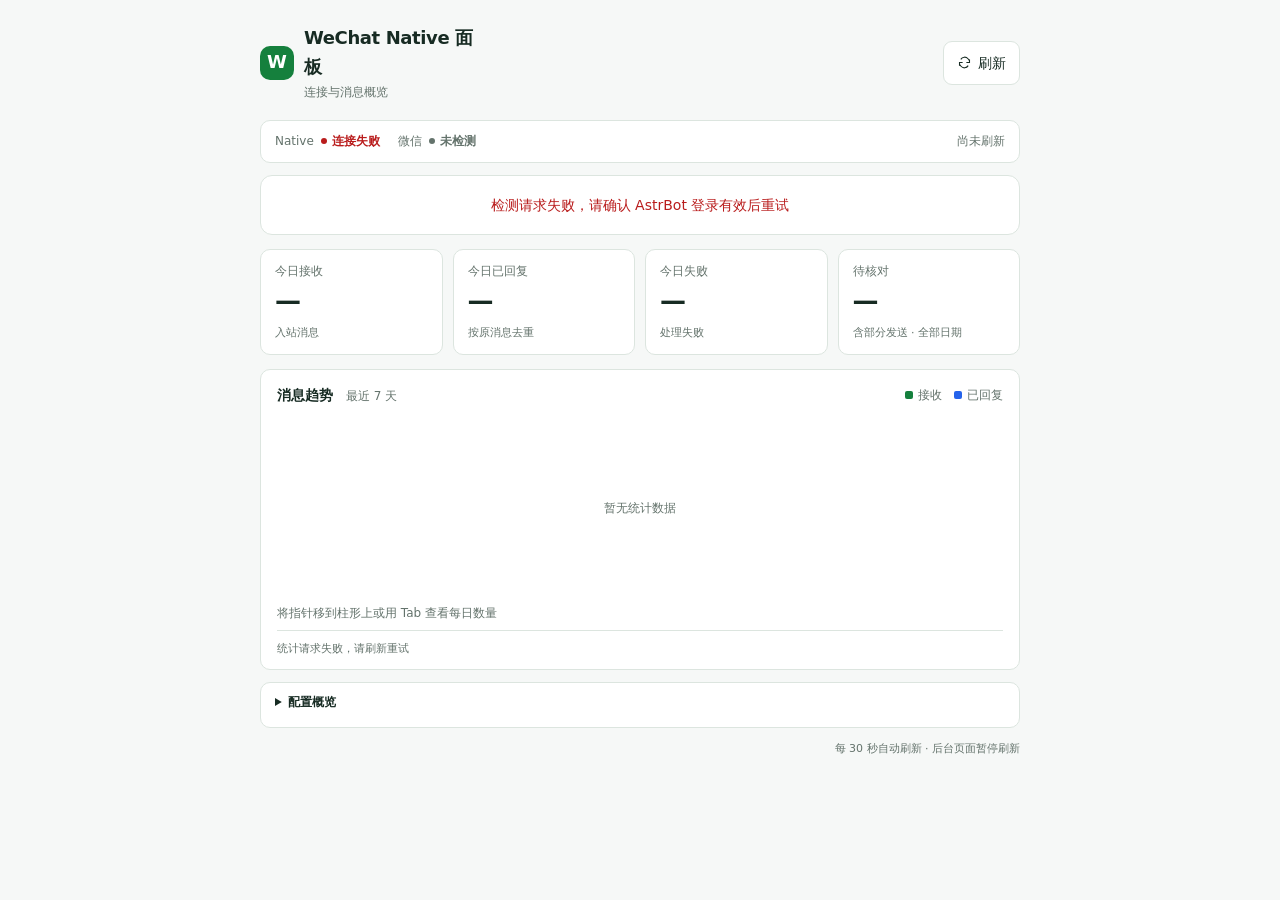
<file: work/astrbot_plugin_wechat_native/views/connection/index.html>
<!doctype html>
<html lang="zh-CN">
  <head>
    <meta charset="utf-8" />
    <meta name="viewport" content="width=device-width, initial-scale=1" />
    <title>WeChat Native 面板</title>
    <link rel="stylesheet" href="./style.css" />
  </head>
  <body>
    <main class="panel" aria-labelledby="title">
      <header>
        <div class="brand">
          <span class="mark" aria-hidden="true">W</span>
          <div>
            <h1 id="title">WeChat Native 面板</h1>
            <p class="subtitle">连接与消息概览</p>
          </div>
        </div>
        <button id="test-connection" type="button" disabled>
          <svg viewBox="0 0 24 24" width="15" height="15" fill="none" stroke="currentColor" stroke-width="1.7" aria-hidden="true"><path d="M20 7v5h-5M4 17v-5h5"/><path d="M6.1 7a7 7 0 0 1 11.5-1L20 9M4 15l2.4 3A7 7 0 0 0 17.9 17"/></svg>
          刷新
        </button>
      </header>
      <section class="connection" aria-label="连接状态">
        <div id="robot-picker" class="picker" hidden>
          <label for="robot-select">机器人</label>
          <select id="robot-select"></select>
        </div>
        <dl class="statuses">
          <div>
            <dt>Native</dt>
            <dd id="connection-status" data-state="unchecked" role="status" aria-live="polite">未检测</dd>
          </div>
          <div>
            <dt>微信</dt>
            <dd id="wechat-status">未检测</dd>
          </div>
        </dl>
        <time id="updated-at">尚未刷新</time>
      </section>
      <section class="connection-notice" aria-label="连接提示">
        <p id="failure-reason" class="connection-reason error" role="alert" hidden></p>
        <section id="login-panel" class="login-card" aria-labelledby="login-title" hidden>
          <div>
            <h2 id="login-title">微信扫码登录</h2>
            <p id="login-status" role="status" aria-live="polite">正在准备登录…</p>
            <button id="login-retry" type="button" hidden>重新获取二维码</button>
          </div>
          <img id="login-qr" alt="请使用手机微信扫描此登录二维码" width="220" height="220" hidden />
        </section>
      </section>
      <dl class="metrics" aria-label="消息统计">
        <div class="metric">
          <dt>今日接收</dt>
          <dd id="today-received">—</dd>
          <span>入站消息</span>
        </div>
        <div class="metric">
          <dt>今日已回复</dt>
          <dd id="today-replied">—</dd>
          <span>按原消息去重</span>
        </div>
        <div class="metric">
          <dt>今日失败</dt>
          <dd id="today-failed">—</dd>
          <span>处理失败</span>
        </div>
        <div class="metric">
          <dt>待核对</dt>
          <dd id="pending-review">—</dd>
          <span>含部分发送 · 全部日期</span>
        </div>
      </dl>
      <section class="chart-card" aria-labelledby="chart-title">
        <div class="section-heading">
          <h2 id="chart-title">消息趋势 <span>最近 7 天</span></h2>
          <div class="legend" aria-label="图例">
            <span><i class="received" aria-hidden="true"></i>接收</span>
            <span><i class="replied" aria-hidden="true"></i>已回复</span>
          </div>
        </div>
        <div class="chart-wrap">
          <svg id="daily-chart" role="group" aria-label="最近七天接收与已回复消息柱形图" aria-describedby="chart-detail"></svg>
          <p id="chart-empty">暂无统计数据</p>
        </div>
        <p id="chart-detail" class="chart-detail" aria-live="polite">将指针移到柱形上或用 Tab 查看每日数量</p>
        <p id="panel-note" class="panel-note" role="status">统计加载中…</p>
      </section>
      <details class="config-card">
        <summary>配置概览</summary>
        <dl id="config-content"></dl>
      </details>
      <footer>每 30 秒自动刷新 · 后台页面暂停刷新</footer>
    </main>
    <script type="module" src="./app.js"></script>
  </body>
</html>
</file>
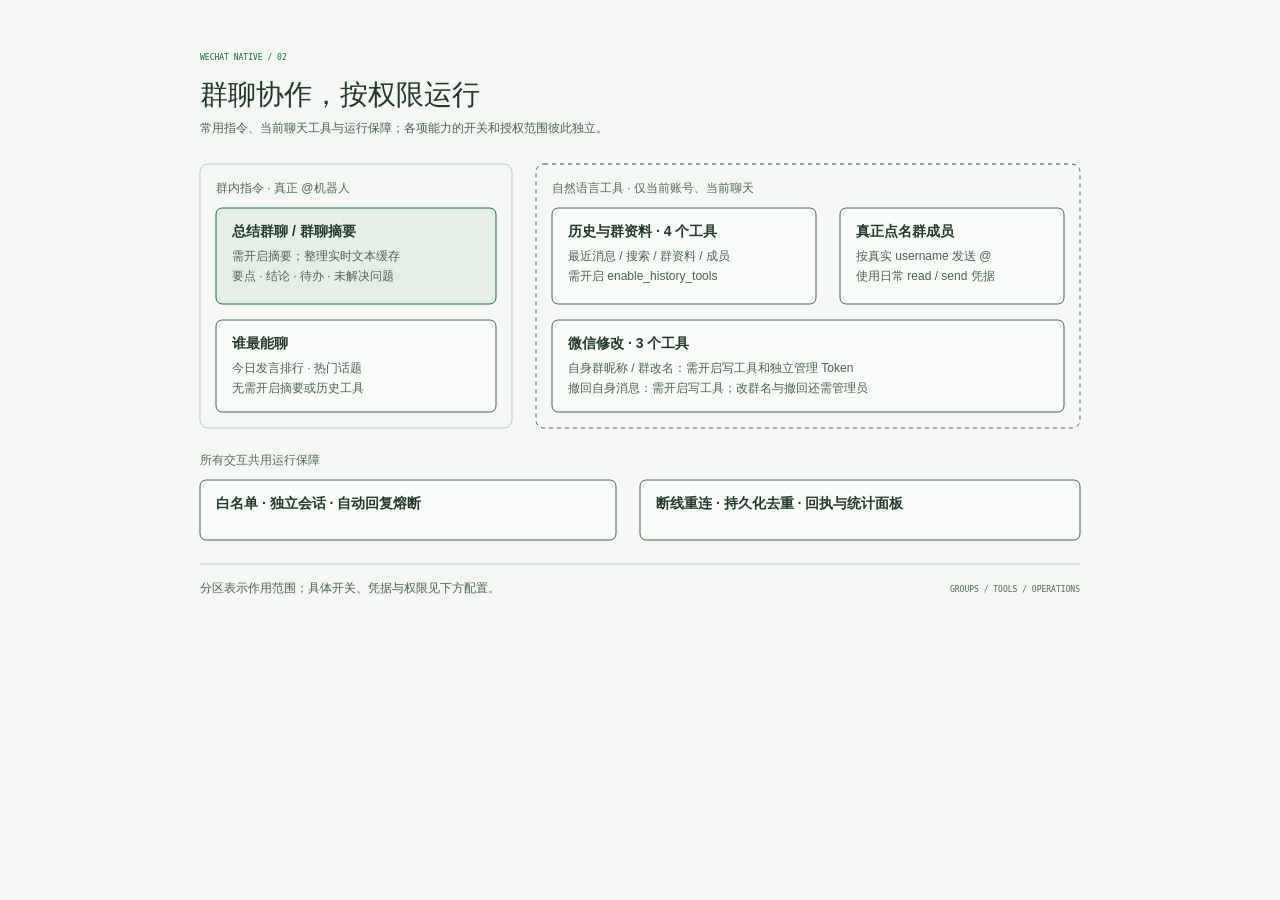
<file: work/astrbot_plugin_wechat_native/docs/wechat-native-capabilities.html>
<!DOCTYPE html>
<html lang="zh-CN">
<head>
  <meta charset="UTF-8">
  <meta name="viewport" content="width=device-width, initial-scale=1.0">
  <title>群聊协作与运行保障</title>
  <!-- Diagram Design: minimal light, doc-inline, architecture.
       Project palette: paper #f4f7f3, ink #20382b, accent #176b43.
       Font source: system; Geist / Instrument Serif / Geist Mono use local fallbacks.
       Scope: overview only; detailed limits and configuration live in features.md and README.md. -->
  <style>
    * { box-sizing: border-box; }
    body { margin: 0; padding: 24px; background: #f4f7f3; color: #20382b; font-family: 'Geist', 'Microsoft YaHei', 'PingFang SC', sans-serif; }
    .frame { max-width: 960px; min-width: 0; margin: auto; }
    .diagram-container { width: 100%; overflow-x: auto; }
    svg { width: 100%; min-width: 960px; display: block; }
    @media print {
      body { padding: 0; }
      .diagram-container { overflow-x: visible; }
      svg { min-width: 0; }
    }
  </style>
</head>
<body>
<main class="frame"><div class="diagram-container">
<svg viewBox="0 0 960 600" xmlns="http://www.w3.org/2000/svg" role="img" aria-labelledby="wechat-native-capabilities-title wechat-native-capabilities-desc">
<title id="wechat-native-capabilities-title">群聊协作与运行保障</title>
<desc id="wechat-native-capabilities-desc">群聊指令处理摘要与排行，自然语言工具限定当前账号和聊天并按权限执行，所有交互共用白名单、会话隔离、熔断与持久化回执。</desc>
<defs><marker id="arrow" markerWidth="8" markerHeight="6" refX="7" refY="3" orient="auto"><path d="M0 0 L8 3 L0 6 Z" fill="#486150"/></marker></defs>
<rect width="960" height="600" fill="#f4f7f3"/>
<text x="40" y="36" font-family="'Geist Mono', 'Consolas', monospace" font-size="8" font-weight="500" fill="#176b43" text-anchor="start">WECHAT NATIVE / 02</text><text x="40" y="80" font-family="'Instrument Serif', 'Noto Serif SC', 'SimSun', serif" font-size="28" font-weight="400" fill="#20382b" text-anchor="start">群聊协作，按权限运行</text><text x="40" y="108" font-family="'Geist', 'Microsoft YaHei', 'PingFang SC', sans-serif" font-size="12" font-weight="400" fill="#486150" text-anchor="start">常用指令、当前聊天工具与运行保障；各项能力的开关和授权范围彼此独立。</text>
<rect x="40" y="140" width="312" height="264" rx="8" fill="none" stroke="#bdcbbf" stroke-width="1"/>
<text x="56" y="168" font-family="'Geist', 'Microsoft YaHei', 'PingFang SC', sans-serif" font-size="12" font-weight="400" fill="#526957" text-anchor="start">群内指令 · 真正 @机器人</text>
<rect x="376" y="140" width="544" height="264" rx="8" fill="none" stroke="#486150" stroke-width="1" stroke-dasharray="4 4"/>
<text x="392" y="168" font-family="'Geist', 'Microsoft YaHei', 'PingFang SC', sans-serif" font-size="12" font-weight="400" fill="#526957" text-anchor="start">自然语言工具 · 仅当前账号、当前聊天</text>
<rect x="56" y="184" width="280" height="96" rx="6" fill="#e6efe7" stroke="#176b43" stroke-width="1"/>
<text x="72" y="212" font-family="'Geist', 'Microsoft YaHei', 'PingFang SC', sans-serif" font-size="14" font-weight="600" fill="#20382b" text-anchor="start">总结群聊 / 群聊摘要</text>
<text x="72" y="236" font-family="'Geist', 'Microsoft YaHei', 'PingFang SC', sans-serif" font-size="12" font-weight="400" fill="#486150" text-anchor="start">需开启摘要；整理实时文本缓存</text>
<text x="72" y="256" font-family="'Geist', 'Microsoft YaHei', 'PingFang SC', sans-serif" font-size="12" font-weight="400" fill="#486150" text-anchor="start">要点 · 结论 · 待办 · 未解决问题</text>
<rect x="56" y="296" width="280" height="92" rx="6" fill="#fafcf9" stroke="#486150" stroke-width="1"/>
<text x="72" y="324" font-family="'Geist', 'Microsoft YaHei', 'PingFang SC', sans-serif" font-size="14" font-weight="600" fill="#20382b" text-anchor="start">谁最能聊</text>
<text x="72" y="348" font-family="'Geist', 'Microsoft YaHei', 'PingFang SC', sans-serif" font-size="12" font-weight="400" fill="#486150" text-anchor="start">今日发言排行 · 热门话题</text>
<text x="72" y="368" font-family="'Geist', 'Microsoft YaHei', 'PingFang SC', sans-serif" font-size="12" font-weight="400" fill="#486150" text-anchor="start">无需开启摘要或历史工具</text>
<rect x="392" y="184" width="264" height="96" rx="6" fill="#fafcf9" stroke="#486150" stroke-width="1"/>
<text x="408" y="212" font-family="'Geist', 'Microsoft YaHei', 'PingFang SC', sans-serif" font-size="14" font-weight="600" fill="#20382b" text-anchor="start">历史与群资料 · 4 个工具</text>
<text x="408" y="236" font-family="'Geist', 'Microsoft YaHei', 'PingFang SC', sans-serif" font-size="12" font-weight="400" fill="#486150" text-anchor="start">最近消息 / 搜索 / 群资料 / 成员</text>
<text x="408" y="256" font-family="'Geist', 'Microsoft YaHei', 'PingFang SC', sans-serif" font-size="12" font-weight="400" fill="#486150" text-anchor="start">需开启 enable_history_tools</text>
<rect x="680" y="184" width="224" height="96" rx="6" fill="#fafcf9" stroke="#486150" stroke-width="1"/>
<text x="696" y="212" font-family="'Geist', 'Microsoft YaHei', 'PingFang SC', sans-serif" font-size="14" font-weight="600" fill="#20382b" text-anchor="start">真正点名群成员</text>
<text x="696" y="236" font-family="'Geist', 'Microsoft YaHei', 'PingFang SC', sans-serif" font-size="12" font-weight="400" fill="#486150" text-anchor="start">按真实 username 发送 @</text>
<text x="696" y="256" font-family="'Geist', 'Microsoft YaHei', 'PingFang SC', sans-serif" font-size="12" font-weight="400" fill="#486150" text-anchor="start">使用日常 read / send 凭据</text>
<rect x="392" y="296" width="512" height="92" rx="6" fill="#fafcf9" stroke="#486150" stroke-width="1"/>
<text x="408" y="324" font-family="'Geist', 'Microsoft YaHei', 'PingFang SC', sans-serif" font-size="14" font-weight="600" fill="#20382b" text-anchor="start">微信修改 · 3 个工具</text>
<text x="408" y="348" font-family="'Geist', 'Microsoft YaHei', 'PingFang SC', sans-serif" font-size="12" font-weight="400" fill="#486150" text-anchor="start">自身群昵称 / 群改名：需开启写工具和独立管理 Token</text>
<text x="408" y="368" font-family="'Geist', 'Microsoft YaHei', 'PingFang SC', sans-serif" font-size="12" font-weight="400" fill="#486150" text-anchor="start">撤回自身消息：需开启写工具；改群名与撤回还需管理员</text>
<text x="40" y="440" font-family="'Geist', 'Microsoft YaHei', 'PingFang SC', sans-serif" font-size="12" font-weight="400" fill="#526957" text-anchor="start">所有交互共用运行保障</text>
<rect x="40" y="456" width="416" height="60" rx="6" fill="#fafcf9" stroke="#486150" stroke-width="1"/>
<text x="56" y="484" font-family="'Geist', 'Microsoft YaHei', 'PingFang SC', sans-serif" font-size="14" font-weight="600" fill="#20382b" text-anchor="start">白名单 · 独立会话 · 自动回复熔断</text>
<rect x="480" y="456" width="440" height="60" rx="6" fill="#fafcf9" stroke="#486150" stroke-width="1"/>
<text x="496" y="484" font-family="'Geist', 'Microsoft YaHei', 'PingFang SC', sans-serif" font-size="14" font-weight="600" fill="#20382b" text-anchor="start">断线重连 · 持久化去重 · 回执与统计面板</text>
<path d="M40 540 H920" stroke="#bdcbbf"/><text x="40" y="568" font-family="'Geist', 'Microsoft YaHei', 'PingFang SC', sans-serif" font-size="12" font-weight="400" fill="#486150" text-anchor="start">分区表示作用范围；具体开关、凭据与权限见下方配置。</text><text x="920" y="568" font-family="'Geist Mono', 'Consolas', monospace" font-size="8" font-weight="500" fill="#526957" text-anchor="end">GROUPS / TOOLS / OPERATIONS</text>
</svg>
</div></main>
</body>
</html>
</file>
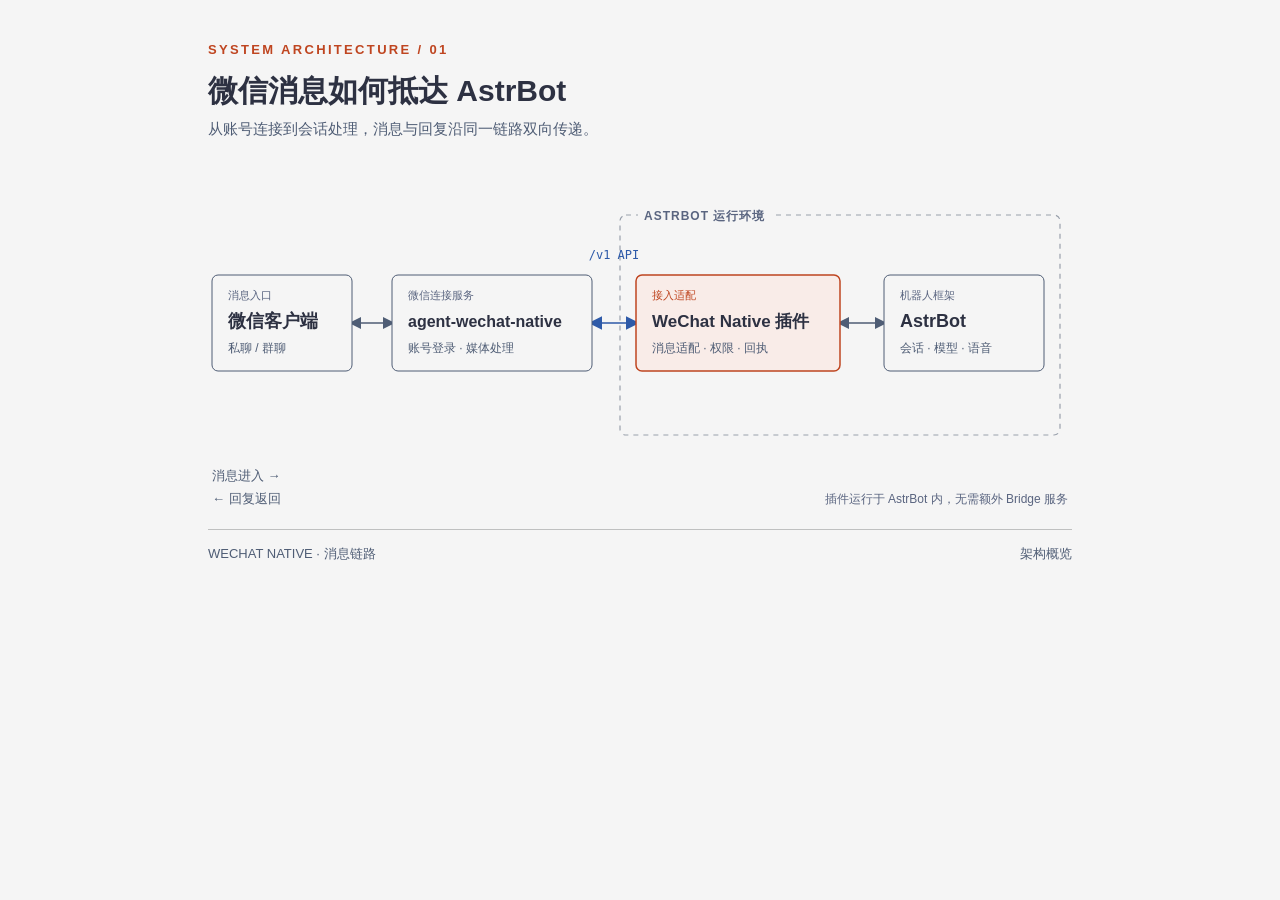
<file: work/astrbot_plugin_wechat_native/docs/wechat-native-diagram.html>
<!doctype html>
<html lang="zh-CN"><head><meta charset="utf-8"><meta name="viewport" content="width=device-width,initial-scale=1"><title>微信消息接入 AstrBot</title><style>
*{box-sizing:border-box}body{margin:0;background:#f5f5f5;color:#2d3142;font-family:"Microsoft YaHei",Arial,sans-serif}.wrap{width:960px;margin:auto;padding:42px 48px 30px}.eyebrow{font:600 13px Arial,sans-serif;letter-spacing:.18em;color:#bf4520}.headline{font-size:30px;font-weight:600;margin:14px 0 8px}.intro{font-size:15px;color:#4f5d75;margin:0}.diagram{width:100%;overflow-x:auto}svg{display:block;width:864px;min-width:864px}footer{border-top:1px solid #bfc0c0;padding-top:15px;font-size:13px;color:#4f5d75;display:flex;justify-content:space-between}
</style></head><body><main class="wrap"><div class="eyebrow">SYSTEM ARCHITECTURE / 01</div><h1 class="headline">微信消息如何抵达 AstrBot</h1><p class="intro">从账号连接到会话处理，消息与回复沿同一链路双向传递。</p><div class="diagram"><svg viewBox="0 0 864 390" role="img" aria-labelledby="arch-title arch-desc" xmlns="http://www.w3.org/2000/svg"><title id="arch-title">微信消息接入 AstrBot 架构</title><desc id="arch-desc">微信客户端、agent-wechat-native、WeChat Native 插件、AstrBot 依次双向连接。Native 与插件通过 v1 API 通信，插件运行于 AstrBot 内。</desc><defs><marker id="arr" markerWidth="8" markerHeight="8" refX="6" refY="4" orient="auto-start-reverse"><path d="M0 0L8 4L0 8Z" fill="#4f5d75"/></marker><marker id="blue" markerWidth="8" markerHeight="8" refX="6" refY="4" orient="auto-start-reverse"><path d="M0 0L8 4L0 8Z" fill="#2e5aa8"/></marker></defs>
<!-- connections -->
<path d="M144 184H184" fill="none" stroke="#4f5d75" stroke-width="1.5" marker-start="url(#arr)" marker-end="url(#arr)"/>
<path d="M384 184H428" fill="none" stroke="#2e5aa8" stroke-width="1.7" marker-start="url(#blue)" marker-end="url(#blue)"/>
<path d="M632 184H676" fill="none" stroke="#4f5d75" stroke-width="1.5" marker-start="url(#arr)" marker-end="url(#arr)"/>
<!-- AstrBot runtime boundary -->
<rect x="412" y="76" width="440" height="220" rx="6" fill="none" stroke="#9aa1ac" stroke-width="1.2" stroke-dasharray="5 5"/>
<rect x="430" y="66" width="135" height="20" fill="#f5f5f5"/><text x="436" y="81" font-size="12" font-weight="600" fill="#5a6580" letter-spacing="1">ASTRBOT 运行环境</text>
<!-- nodes -->
<rect x="4" y="136" width="140" height="96" rx="6" fill="#f5f5f5" stroke="#4f5d75"/><text x="20" y="160" font-size="11" fill="#5a6580">消息入口</text><text x="20" y="188" font-size="18" font-weight="600" fill="#2d3142">微信客户端</text><text x="20" y="213" font-size="12" fill="#4f5d75">私聊 / 群聊</text>
<rect x="184" y="136" width="200" height="96" rx="6" fill="#f5f5f5" stroke="#4f5d75"/><text x="200" y="160" font-size="11" fill="#5a6580">微信连接服务</text><text x="200" y="188" font-size="16" font-weight="600" fill="#2d3142">agent-wechat-native</text><text x="200" y="213" font-size="12" fill="#4f5d75">账号登录 · 媒体处理</text>
<rect x="428" y="136" width="204" height="96" rx="6" fill="#f9ece8" stroke="#bf4520" stroke-width="1.5"/><text x="444" y="160" font-size="11" fill="#bf4520">接入适配</text><text x="444" y="188" font-size="17" font-weight="600" fill="#2d3142">WeChat Native 插件</text><text x="444" y="213" font-size="12" fill="#4f5d75">消息适配 · 权限 · 回执</text>
<rect x="676" y="136" width="160" height="96" rx="6" fill="#f5f5f5" stroke="#4f5d75"/><text x="692" y="160" font-size="11" fill="#5a6580">机器人框架</text><text x="692" y="188" font-size="18" font-weight="600" fill="#2d3142">AstrBot</text><text x="692" y="213" font-size="12" fill="#4f5d75">会话 · 模型 · 语音</text>
<text x="406" y="120" text-anchor="middle" font-family="monospace" font-size="12" fill="#2e5aa8">/v1 API</text>
<text x="4" y="341" font-size="13" fill="#4f5d75">消息进入 →</text><text x="4" y="364" font-size="13" fill="#4f5d75">← 回复返回</text><text x="860" y="364" text-anchor="end" font-size="12" fill="#5a6580">插件运行于 AstrBot 内，无需额外 Bridge 服务</text>
</svg></div><footer><span>WECHAT NATIVE · 消息链路</span><span>架构概览</span></footer></main></body></html>
</file>
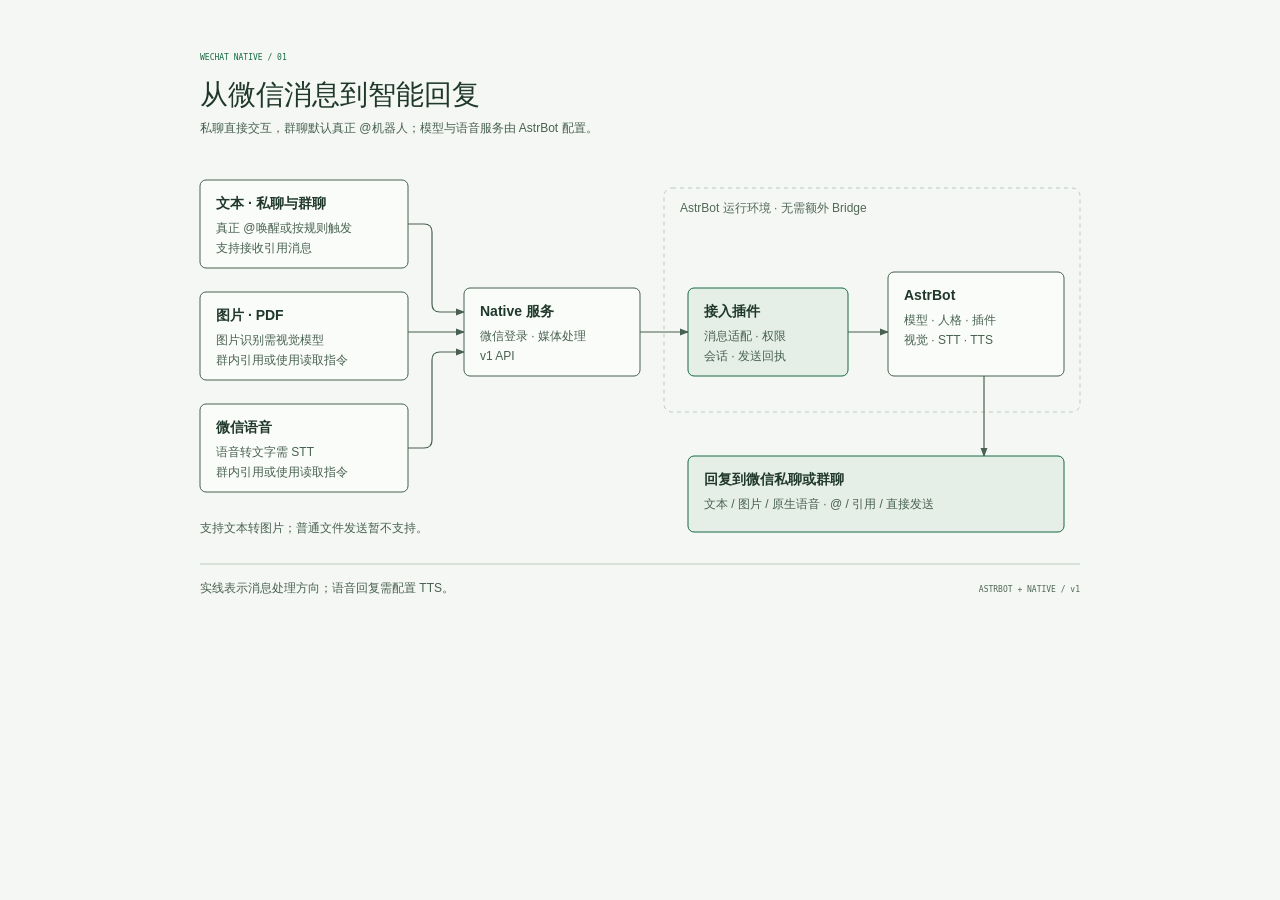
<file: work/astrbot_plugin_wechat_native/docs/wechat-native-messages.html>
<!DOCTYPE html>
<html lang="zh-CN">
<head>
  <meta charset="UTF-8">
  <meta name="viewport" content="width=device-width, initial-scale=1.0">
  <title>从微信消息到智能回复</title>
  <!-- Diagram Design: minimal light, doc-inline, architecture.
       Project palette: paper #f4f7f3, ink #20382b, accent #176b43.
       Font source: system; Geist / Instrument Serif / Geist Mono use local fallbacks.
       Scope: overview only; detailed limits and configuration live in features.md and README.md. -->
  <style>
    * { box-sizing: border-box; }
    body { margin: 0; padding: 24px; background: #f4f7f3; color: #20382b; font-family: 'Geist', 'Microsoft YaHei', 'PingFang SC', sans-serif; }
    .frame { max-width: 960px; min-width: 0; margin: auto; }
    .diagram-container { width: 100%; overflow-x: auto; }
    svg { width: 100%; min-width: 960px; display: block; }
    @media print {
      body { padding: 0; }
      .diagram-container { overflow-x: visible; }
      svg { min-width: 0; }
    }
  </style>
</head>
<body>
<main class="frame"><div class="diagram-container">
<svg viewBox="0 0 960 600" xmlns="http://www.w3.org/2000/svg" role="img" aria-labelledby="wechat-native-messages-title wechat-native-messages-desc">
<title id="wechat-native-messages-title">从微信消息到智能回复</title>
<desc id="wechat-native-messages-desc">文本、图片、PDF 与语音经 Native 服务和内置插件接入 AstrBot，由模型与媒体服务生成微信回复。</desc>
<defs><marker id="arrow" markerWidth="8" markerHeight="6" refX="7" refY="3" orient="auto"><path d="M0 0 L8 3 L0 6 Z" fill="#486150"/></marker></defs>
<rect width="960" height="600" fill="#f4f7f3"/>
<text x="40" y="36" font-family="'Geist Mono', 'Consolas', monospace" font-size="8" font-weight="500" fill="#176b43" text-anchor="start">WECHAT NATIVE / 01</text><text x="40" y="80" font-family="'Instrument Serif', 'Noto Serif SC', 'SimSun', serif" font-size="28" font-weight="400" fill="#20382b" text-anchor="start">从微信消息到智能回复</text><text x="40" y="108" font-family="'Geist', 'Microsoft YaHei', 'PingFang SC', sans-serif" font-size="12" font-weight="400" fill="#486150" text-anchor="start">私聊直接交互，群聊默认真正 @机器人；模型与语音服务由 AstrBot 配置。</text>
<rect x="504" y="164" width="416" height="224" rx="8" fill="none" stroke="#bdcbbf" stroke-width="1" stroke-dasharray="4 4"/>
<text x="520" y="188" font-family="'Geist', 'Microsoft YaHei', 'PingFang SC', sans-serif" font-size="12" font-weight="400" fill="#526957" text-anchor="start">AstrBot 运行环境 · 无需额外 Bridge</text>
<path d="M248 200 H264 Q272 200 272 208 V280 Q272 288 280 288 H304" fill="none" stroke="#486150" stroke-width="1.2" marker-end="url(#arrow)"/>
<path d="M248 308 H304" fill="none" stroke="#486150" stroke-width="1.2" marker-end="url(#arrow)"/>
<path d="M248 424 H264 Q272 424 272 416 V336 Q272 328 280 328 H304" fill="none" stroke="#486150" stroke-width="1.2" marker-end="url(#arrow)"/>
<path d="M480 308 H528" fill="none" stroke="#486150" stroke-width="1.2" marker-end="url(#arrow)"/>
<path d="M688 308 H728" fill="none" stroke="#486150" stroke-width="1.2" marker-end="url(#arrow)"/>
<path d="M824 352 V432" fill="none" stroke="#486150" stroke-width="1.2" marker-end="url(#arrow)"/>
<rect x="40" y="156" width="208" height="88" rx="6" fill="#fafcf9" stroke="#486150" stroke-width="1"/>
<text x="56" y="184" font-family="'Geist', 'Microsoft YaHei', 'PingFang SC', sans-serif" font-size="14" font-weight="600" fill="#20382b" text-anchor="start">文本 · 私聊与群聊</text>
<text x="56" y="208" font-family="'Geist', 'Microsoft YaHei', 'PingFang SC', sans-serif" font-size="12" font-weight="400" fill="#486150" text-anchor="start">真正 @唤醒或按规则触发</text>
<text x="56" y="228" font-family="'Geist', 'Microsoft YaHei', 'PingFang SC', sans-serif" font-size="12" font-weight="400" fill="#486150" text-anchor="start">支持接收引用消息</text>
<rect x="40" y="268" width="208" height="88" rx="6" fill="#fafcf9" stroke="#486150" stroke-width="1"/>
<text x="56" y="296" font-family="'Geist', 'Microsoft YaHei', 'PingFang SC', sans-serif" font-size="14" font-weight="600" fill="#20382b" text-anchor="start">图片 · PDF</text>
<text x="56" y="320" font-family="'Geist', 'Microsoft YaHei', 'PingFang SC', sans-serif" font-size="12" font-weight="400" fill="#486150" text-anchor="start">图片识别需视觉模型</text>
<text x="56" y="340" font-family="'Geist', 'Microsoft YaHei', 'PingFang SC', sans-serif" font-size="12" font-weight="400" fill="#486150" text-anchor="start">群内引用或使用读取指令</text>
<rect x="40" y="380" width="208" height="88" rx="6" fill="#fafcf9" stroke="#486150" stroke-width="1"/>
<text x="56" y="408" font-family="'Geist', 'Microsoft YaHei', 'PingFang SC', sans-serif" font-size="14" font-weight="600" fill="#20382b" text-anchor="start">微信语音</text>
<text x="56" y="432" font-family="'Geist', 'Microsoft YaHei', 'PingFang SC', sans-serif" font-size="12" font-weight="400" fill="#486150" text-anchor="start">语音转文字需 STT</text>
<text x="56" y="452" font-family="'Geist', 'Microsoft YaHei', 'PingFang SC', sans-serif" font-size="12" font-weight="400" fill="#486150" text-anchor="start">群内引用或使用读取指令</text>
<rect x="304" y="264" width="176" height="88" rx="6" fill="#fafcf9" stroke="#486150" stroke-width="1"/>
<text x="320" y="292" font-family="'Geist', 'Microsoft YaHei', 'PingFang SC', sans-serif" font-size="14" font-weight="600" fill="#20382b" text-anchor="start">Native 服务</text>
<text x="320" y="316" font-family="'Geist', 'Microsoft YaHei', 'PingFang SC', sans-serif" font-size="12" font-weight="400" fill="#486150" text-anchor="start">微信登录 · 媒体处理</text>
<text x="320" y="336" font-family="'Geist', 'Microsoft YaHei', 'PingFang SC', sans-serif" font-size="12" font-weight="400" fill="#486150" text-anchor="start">v1 API</text>
<rect x="528" y="264" width="160" height="88" rx="6" fill="#e6efe7" stroke="#176b43" stroke-width="1"/>
<text x="544" y="292" font-family="'Geist', 'Microsoft YaHei', 'PingFang SC', sans-serif" font-size="14" font-weight="600" fill="#20382b" text-anchor="start">接入插件</text>
<text x="544" y="316" font-family="'Geist', 'Microsoft YaHei', 'PingFang SC', sans-serif" font-size="12" font-weight="400" fill="#486150" text-anchor="start">消息适配 · 权限</text>
<text x="544" y="336" font-family="'Geist', 'Microsoft YaHei', 'PingFang SC', sans-serif" font-size="12" font-weight="400" fill="#486150" text-anchor="start">会话 · 发送回执</text>
<rect x="728" y="248" width="176" height="104" rx="6" fill="#fafcf9" stroke="#486150" stroke-width="1"/>
<text x="744" y="276" font-family="'Geist', 'Microsoft YaHei', 'PingFang SC', sans-serif" font-size="14" font-weight="600" fill="#20382b" text-anchor="start">AstrBot</text>
<text x="744" y="300" font-family="'Geist', 'Microsoft YaHei', 'PingFang SC', sans-serif" font-size="12" font-weight="400" fill="#486150" text-anchor="start">模型 · 人格 · 插件</text>
<text x="744" y="320" font-family="'Geist', 'Microsoft YaHei', 'PingFang SC', sans-serif" font-size="12" font-weight="400" fill="#486150" text-anchor="start">视觉 · STT · TTS</text>
<rect x="528" y="432" width="376" height="76" rx="6" fill="#e6efe7" stroke="#176b43" stroke-width="1"/>
<text x="544" y="460" font-family="'Geist', 'Microsoft YaHei', 'PingFang SC', sans-serif" font-size="14" font-weight="600" fill="#20382b" text-anchor="start">回复到微信私聊或群聊</text>
<text x="544" y="484" font-family="'Geist', 'Microsoft YaHei', 'PingFang SC', sans-serif" font-size="12" font-weight="400" fill="#486150" text-anchor="start">文本 / 图片 / 原生语音 · @ / 引用 / 直接发送</text>
<text x="40" y="508" font-family="'Geist', 'Microsoft YaHei', 'PingFang SC', sans-serif" font-size="12" font-weight="400" fill="#486150" text-anchor="start">支持文本转图片；普通文件发送暂不支持。</text>
<path d="M40 540 H920" stroke="#bdcbbf"/><text x="40" y="568" font-family="'Geist', 'Microsoft YaHei', 'PingFang SC', sans-serif" font-size="12" font-weight="400" fill="#486150" text-anchor="start">实线表示消息处理方向；语音回复需配置 TTS。</text><text x="920" y="568" font-family="'Geist Mono', 'Consolas', monospace" font-size="8" font-weight="500" fill="#526957" text-anchor="end">ASTRBOT + NATIVE / v1</text>
</svg>
</div></main>
</body>
</html>
</file>
<file: work/astrbot_plugin_wechat_native/views/connection/style.css>
:root {
  color-scheme: light;
  --page: #f6f8f7;
  --card: #fff;
  --soft: #f8faf9;
  --text: #172b23;
  --muted: #64736c;
  --border: #dce5df;
  --green: #15803d;
  --blue: #2563eb;
  --red: #b91c1c;
}
:root[data-theme="dark"] {
  color-scheme: dark;
  --page: #141b17;
  --card: #1d2721;
  --soft: #202d25;
  --text: #edf4ef;
  --muted: #a1b1a7;
  --border: #34483b;
  --green: #86efac;
  --blue: #93c5fd;
  --red: #fca5a5;
}
* { box-sizing: border-box; }
[hidden] { display: none !important; }
.connection-notice {
  display: grid;
  gap: 12px;
  margin-bottom: 14px;
  padding: 18px;
  border: 1px solid var(--border);
  border-radius: 12px;
  background: var(--card);
}
.connection-notice:not(:has(> :not([hidden]))) { display: none; }
.connection-reason { margin: 0; text-align: center; overflow-wrap: anywhere; }
.login-card {
  display: flex;
  flex-direction: column;
  align-items: center;
  gap: 16px;
}
.login-card > div { width: 100%; text-align: center; }
.login-card h2 { margin: 0; font-size: 16px; }
.login-card p { color: var(--muted); }
.login-card img {
  display: block;
  max-width: 100%;
  height: auto;
  padding: 10px;
  background: white;
  border-radius: 8px;
}
body {
  margin: 0;
  padding: 24px 16px;
  background: var(--page);
  color: var(--text);
  font: 14px/1.6 system-ui, -apple-system, "Segoe UI", sans-serif;
}
.panel { width: 100%; max-width: 760px; margin: 0 auto; }
header, .brand, .section-heading, .statuses, .statuses > div, .legend, .legend > span {
  display: flex;
  align-items: center;
}
header { justify-content: space-between; gap: 12px; margin-bottom: 18px; }
.brand { min-width: 0; gap: 10px; }
h1 { margin: 0; font-size: 18px; font-weight: 650; letter-spacing: -.4px; }
.subtitle { margin: 1px 0 0; font-size: 12px; color: var(--muted); }
.mark {
  display: grid;
  place-items: center;
  flex: 0 0 34px;
  height: 34px;
  border-radius: 10px;
  background: var(--green);
  color: var(--card);
  font-size: 18px;
  font-weight: 700;
}
button {
  display: inline-flex;
  justify-content: center;
  align-items: center;
  flex-shrink: 0;
  gap: 6px;
  min-height: 44px;
  padding: 0 13px;
  border: 1px solid var(--border);
  border-radius: 9px;
  background: var(--card);
  color: var(--text);
  font: inherit;
  cursor: pointer;
}
button:hover:enabled { background: var(--soft); border-color: var(--green); }
button:disabled { cursor: wait; opacity: .55; }
button:focus-visible, select:focus-visible, summary:focus-visible, [data-day]:focus-visible {
  outline: 2px solid var(--blue);
  outline-offset: 3px;
}
.connection {
  display: flex;
  align-items: center;
  flex-wrap: wrap;
  gap: 10px 18px;
  padding: 11px 14px;
  margin-bottom: 12px;
  background: var(--card);
  border: 1px solid var(--border);
  border-radius: 10px;
}
.picker { display: flex; align-items: center; gap: 8px; min-width: 0; max-width: 100%; }
label, dt { color: var(--muted); }
select {
  min-width: 0;
  max-width: 180px;
  min-height: 44px;
  padding: 4px 8px;
  border: 1px solid var(--border);
  border-radius: 6px;
  background: var(--card);
  color: var(--text);
  font: inherit;
}
dl { margin: 0; }
dd { margin: 0; }
.statuses { flex-wrap: wrap; gap: 8px 18px; font-size: 12px; }
.statuses > div { gap: 7px; }
.statuses dd { font-weight: 600; white-space: nowrap; }
.statuses dd::before {
  content: "";
  display: inline-block;
  width: 6px;
  height: 6px;
  margin-right: 5px;
  vertical-align: 1px;
  border-radius: 50%;
  background: currentColor;
}
#connection-status[data-state="unchecked"], #wechat-status { color: var(--muted); }
#connection-status[data-state="checking"] { color: var(--blue); }
#connection-status[data-state="connected"], #wechat-status[data-state="online"] { color: var(--green); }
#connection-status[data-state="failed"], #wechat-status[data-state="offline"] { color: var(--red); }
#updated-at { margin-left: auto; font-size: 12px; color: var(--muted); }
.error { color: var(--red); }
.metrics { display: grid; grid-template-columns: repeat(4, minmax(0, 1fr)); gap: 10px; margin-bottom: 14px; }
.metric { padding: 12px 14px; border: 1px solid var(--border); border-radius: 10px; background: var(--card); }
.metric dt { font-size: 12px; }
.metric dd { margin: 4px 0 3px; font-size: 26px; font-weight: 650; line-height: 1.2; font-variant-numeric: tabular-nums; }
.metric > span { color: var(--muted); font-size: 11px; }
.chart-card, .config-card { border: 1px solid var(--border); border-radius: 10px; background: var(--card); }
.chart-card { padding: 14px 16px 12px; }
.section-heading { justify-content: space-between; flex-wrap: wrap; gap: 6px 12px; }
h2 { margin: 0; font-size: 14px; font-weight: 600; }
h2 > span { margin-left: 8px; color: var(--muted); font-size: 12px; font-weight: 400; }
.legend { gap: 12px; font-size: 12px; color: var(--muted); }
.legend > span { gap: 5px; }
.legend i { width: 8px; height: 8px; border-radius: 2px; }
.received { fill: var(--green); background: var(--green); }
.replied { fill: var(--blue); background: var(--blue); }
.chart-wrap { position: relative; margin-top: 12px; height: 180px; }
#daily-chart { display: block; width: 100%; height: 180px; overflow: visible; }
#daily-chart text { fill: var(--muted); font: 11px system-ui, sans-serif; }
.grid-line { stroke: var(--border); stroke-dasharray: 3 4; }
[data-day] { cursor: default; border-radius: 4px; }
.day-hit { fill: transparent; }
[data-day]:hover .day-hit, [data-day]:focus .day-hit { fill: var(--soft); }
#chart-empty { position: absolute; inset: 0; display: grid; place-items: center; margin: 0; color: var(--muted); font-size: 12px; pointer-events: none; }
.chart-detail { min-height: 20px; margin: 5px 0 0; color: var(--muted); font-size: 12px; font-variant-numeric: tabular-nums; overflow-wrap: anywhere; }
.panel-note { margin: 6px 0 0; padding-top: 9px; border-top: 1px solid var(--border); font-size: 11px; color: var(--muted); }
.config-card { margin-top: 12px; }
summary { min-height: 44px; padding: 10px 14px; cursor: pointer; font-size: 12px; font-weight: 600; }
#config-content { display: grid; grid-template-columns: repeat(2, minmax(0, 1fr)); gap: 8px 24px; padding: 0 14px 14px; font-size: 12px; }
#config-content > div { display: flex; flex-wrap: wrap; justify-content: space-between; gap: 4px 12px; }
footer { margin-top: 12px; text-align: right; font-size: 11px; color: var(--muted); }
@media (max-width: 520px) {
  body { padding: 16px 12px; }
  .metrics { grid-template-columns: repeat(2, minmax(0, 1fr)); gap: 8px; }
  .metric { padding: 11px 12px; }
  .chart-card { padding: 12px; }
  .connection { gap: 8px 14px; padding: 10px 12px; }
  #updated-at { margin-left: 0; }
  #config-content { grid-template-columns: 1fr; }
}
</file>
